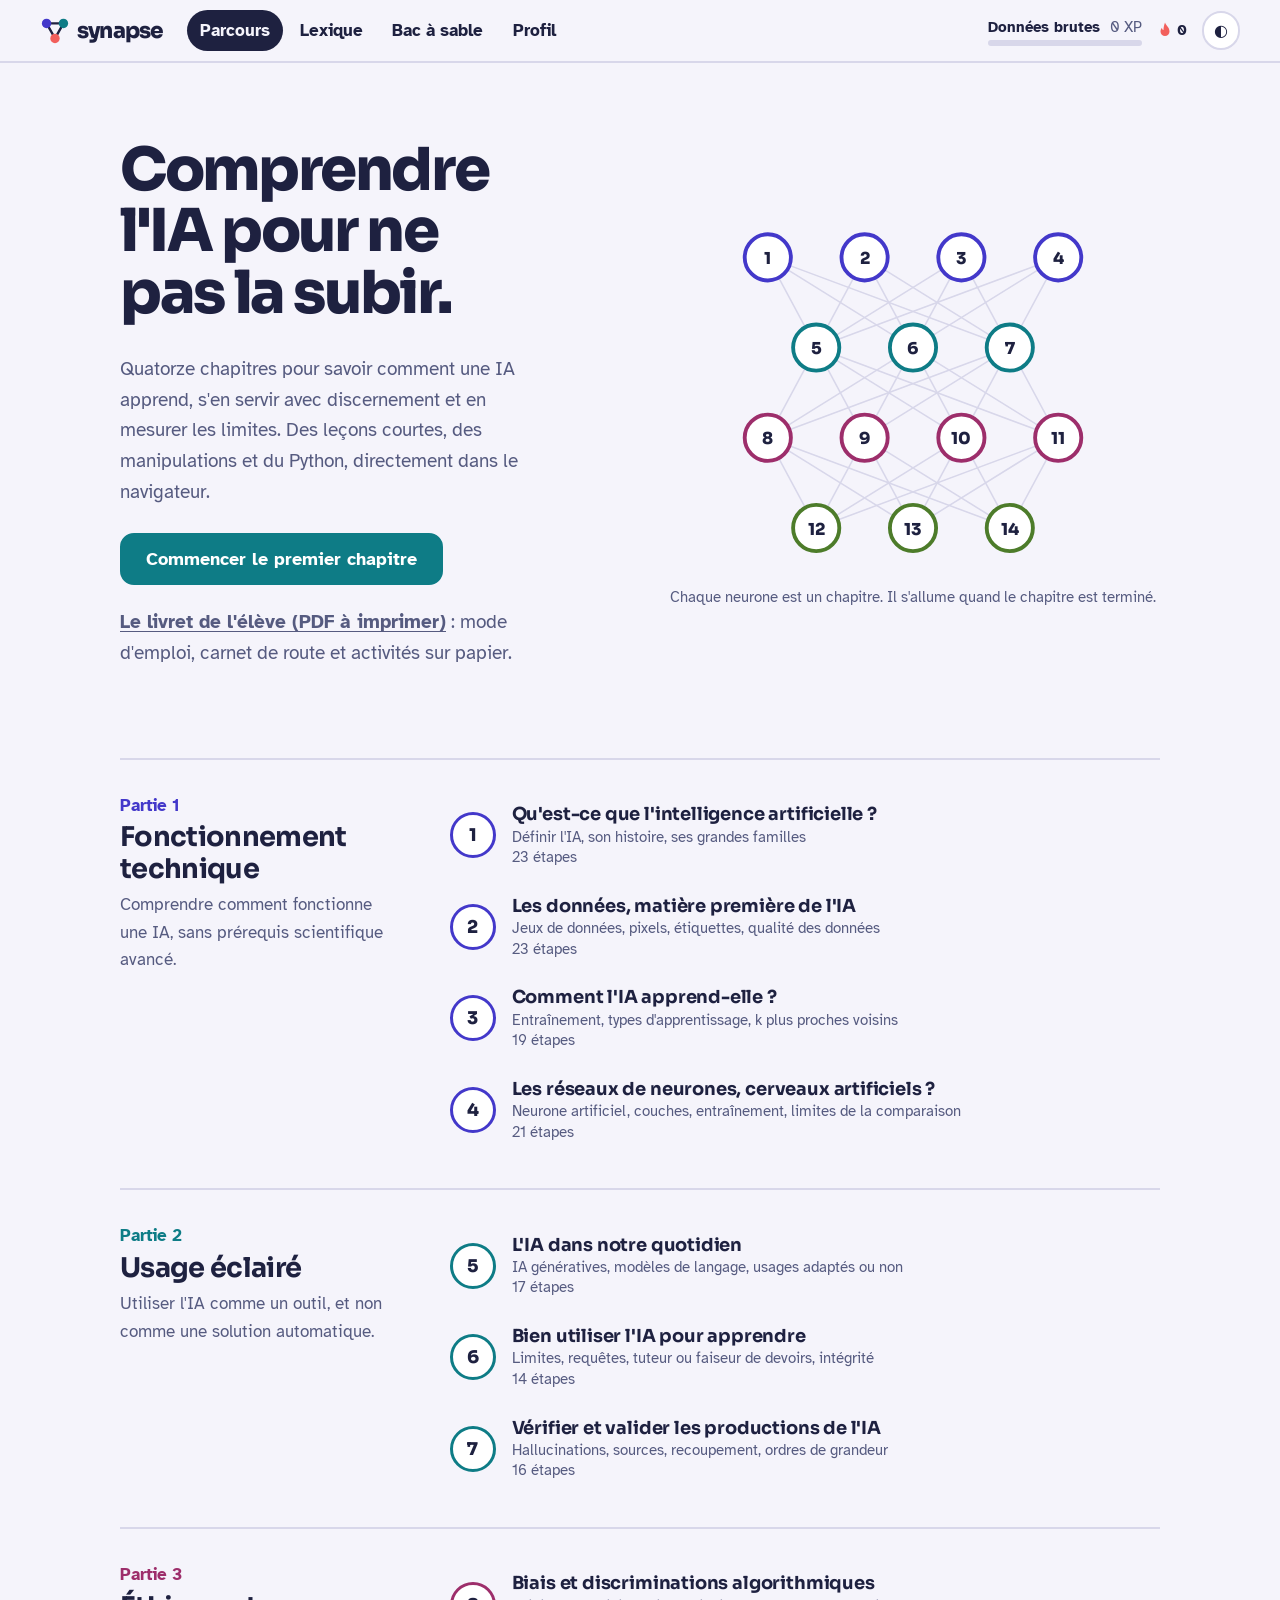
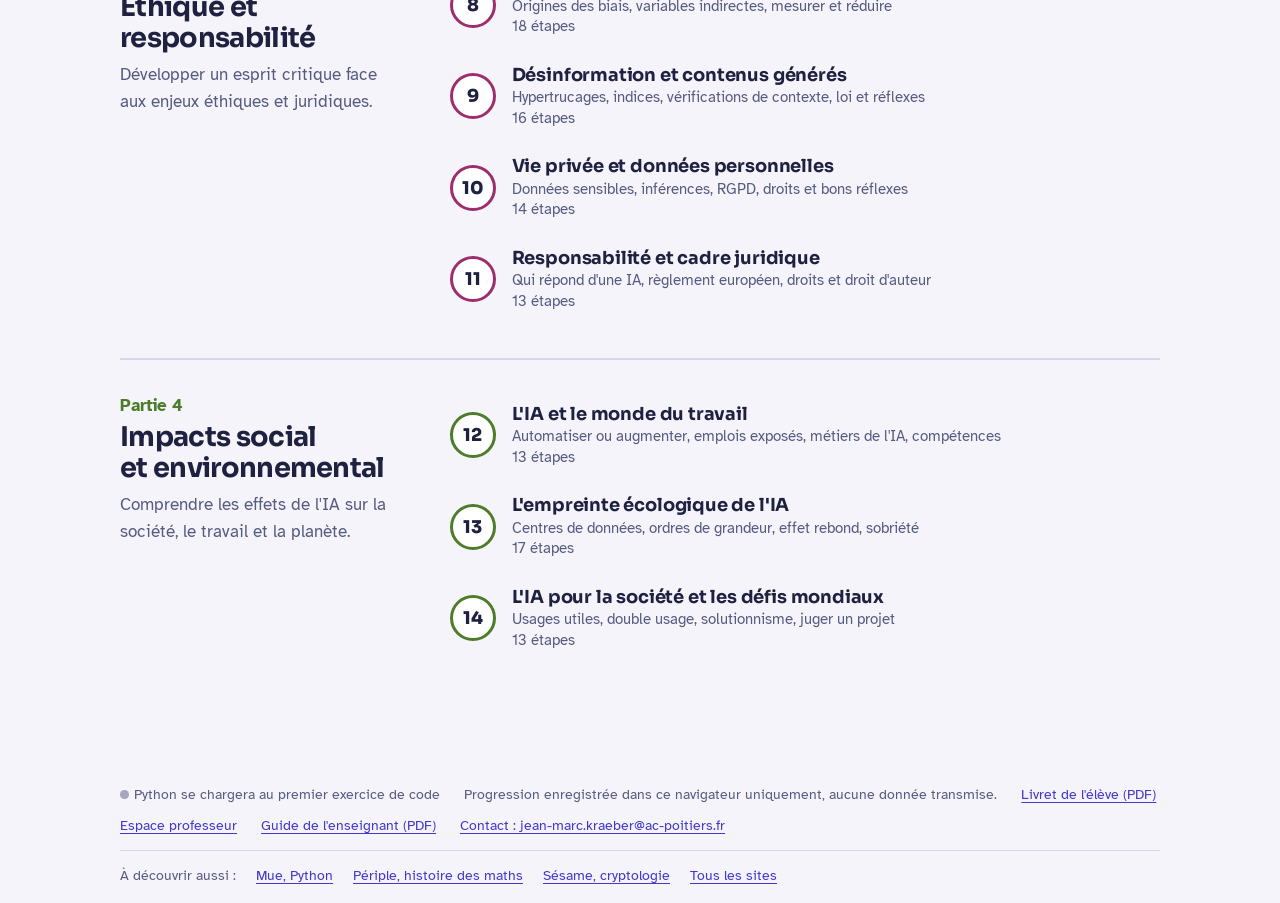
<file: index.html>
<!DOCTYPE html>
<html lang="fr">
<head>
<meta charset="utf-8">
<meta name="viewport" content="width=device-width, initial-scale=1">
<title>Synapse, comprendre l'IA en SNT</title>
<meta name="description" content="Quatorze chapitres pour comprendre l'intelligence artificielle en Seconde : leçons courtes, manipulations et Python. Dans le navigateur, sans compte.">
<link rel="icon" href="data:image/svg+xml,%3Csvg xmlns='http://www.w3.org/2000/svg' viewBox='0 0 32 32'%3E%3Cpath d='M7 9L25 9M7 9L16 25M25 9L16 25' stroke='%231E2140' stroke-width='2.5'/%3E%3Ccircle cx='7' cy='9' r='5' fill='%234338CA'/%3E%3Ccircle cx='25' cy='9' r='5' fill='%230E7C86'/%3E%3Ccircle cx='16' cy='25' r='5' fill='%23F25F5C'/%3E%3C/svg%3E">
<meta property="og:type" content="website">
<meta property="og:locale" content="fr_FR">
<meta property="og:url" content="https://stexsnt.github.io/synapse/">
<meta property="og:title" content="Synapse, comprendre l'IA en SNT">
<meta property="og:description" content="Quatorze chapitres pour comprendre l'intelligence artificielle en Seconde. Dans le navigateur, sans compte.">
<meta property="og:image" content="https://stexsnt.github.io/synapse/apercu.png">
<meta property="og:image:width" content="1200">
<meta property="og:image:height" content="630">
<meta property="og:image:alt" content="Page d'accueil de Synapse : « Comprendre l'IA pour ne pas la subir », avec le réseau des quatorze chapitres">
<meta name="twitter:card" content="summary_large_image">
<link rel="manifest" href="manifest.webmanifest">
<meta name="theme-color" content="#F5F4FB">
<link rel="apple-touch-icon" href="icones/icone-180.png">
<link rel="stylesheet" href="css/style.css">
</head>
<body>
<header class="entete">
  <a class="logo" href="#/" aria-label="Synapse, retour au parcours">
    <svg viewBox="0 0 32 32" aria-hidden="true"><path d="M7 9L25 9M7 9L16 25M25 9L16 25" stroke="var(--encre)" stroke-width="2.5"/><circle cx="7" cy="9" r="5" fill="var(--p1)"/><circle cx="25" cy="9" r="5" fill="var(--p2)"/><circle cx="16" cy="25" r="5" fill="var(--soleil)"/></svg>
    synapse
  </a>
  <nav class="principal" aria-label="Navigation principale">
    <a href="#/" data-onglet="">Parcours</a>
    <a href="#/lexique" data-onglet="lexique">Lexique</a>
    <a href="#/bac" data-onglet="bac">Bac à sable</a>
    <a href="#/profil" data-onglet="profil">Profil</a>
  </nav>
  <div class="stats">
    <a class="stat-niveau" href="#/profil" aria-label="Voir mon profil">
      <span id="stat-niveau"></span><span id="stat-xp"></span>
      <span class="jauge"><i id="jauge-xp"></i></span>
    </a>
    <span class="serie" title="Jours d'affilée">
      <svg viewBox="0 0 24 24" aria-hidden="true"><path d="M12 2c1 4 6 6 6 12a6 6 0 0 1-12 0c0-2 1-4 2-5 0 2 1 3 2 3 0-4 1-7 2-10z"/></svg>
      <span id="stat-serie">0</span><span class="sr"> jours d'affilée</span>
    </span>
    <button id="btn-theme" aria-label="Thème sombre" aria-pressed="false">◐</button>
  </div>
</header>

<main id="app"></main>

<footer class="pied">
  <span id="etat-python" data-etat="repos">Python se chargera au premier exercice de code</span>
  <span>Progression enregistrée dans ce navigateur uniquement, aucune donnée transmise.</span>
  <a href="documents/livret-eleve.pdf" target="_blank" rel="noopener">Livret de l'élève (PDF)</a>
  <a href="prof.html">Espace professeur</a>
  <a href="documents/guide-prise-en-main.pdf" target="_blank" rel="noopener">Guide de l'enseignant (PDF)</a>
  <a href="mailto:jean-marc.kraeber@ac-poitiers.fr">Contact : jean-marc.kraeber@ac-poitiers.fr</a>
  <nav class="famille" aria-label="Les autres sites">
    <span>À découvrir aussi :</span>
    <a href="https://stexsnt.github.io/python-lycee/">Mue, Python</a>
    <a href="https://stexsnt.github.io/periple/">Périple, histoire des maths</a>
    <a href="https://stexsnt.github.io/sesame/">Sésame, cryptologie</a>
    <a href="https://stexsnt.github.io/">Tous les sites</a>
  </nav>
</footer>
<div id="toasts" aria-live="polite"></div>
<noscript><p style="padding:2rem">Ce site a besoin de JavaScript pour exécuter Python dans le navigateur.</p></noscript>

<script src="js/contenu.js"></script>
<script src="js/lexique.js"></script>
<script src="js/moteur.js"></script>
<script src="js/bilan.js"></script>
<script src="js/app.js"></script>
<script src="js/confort.js"></script>
</body>
</html>
</file>
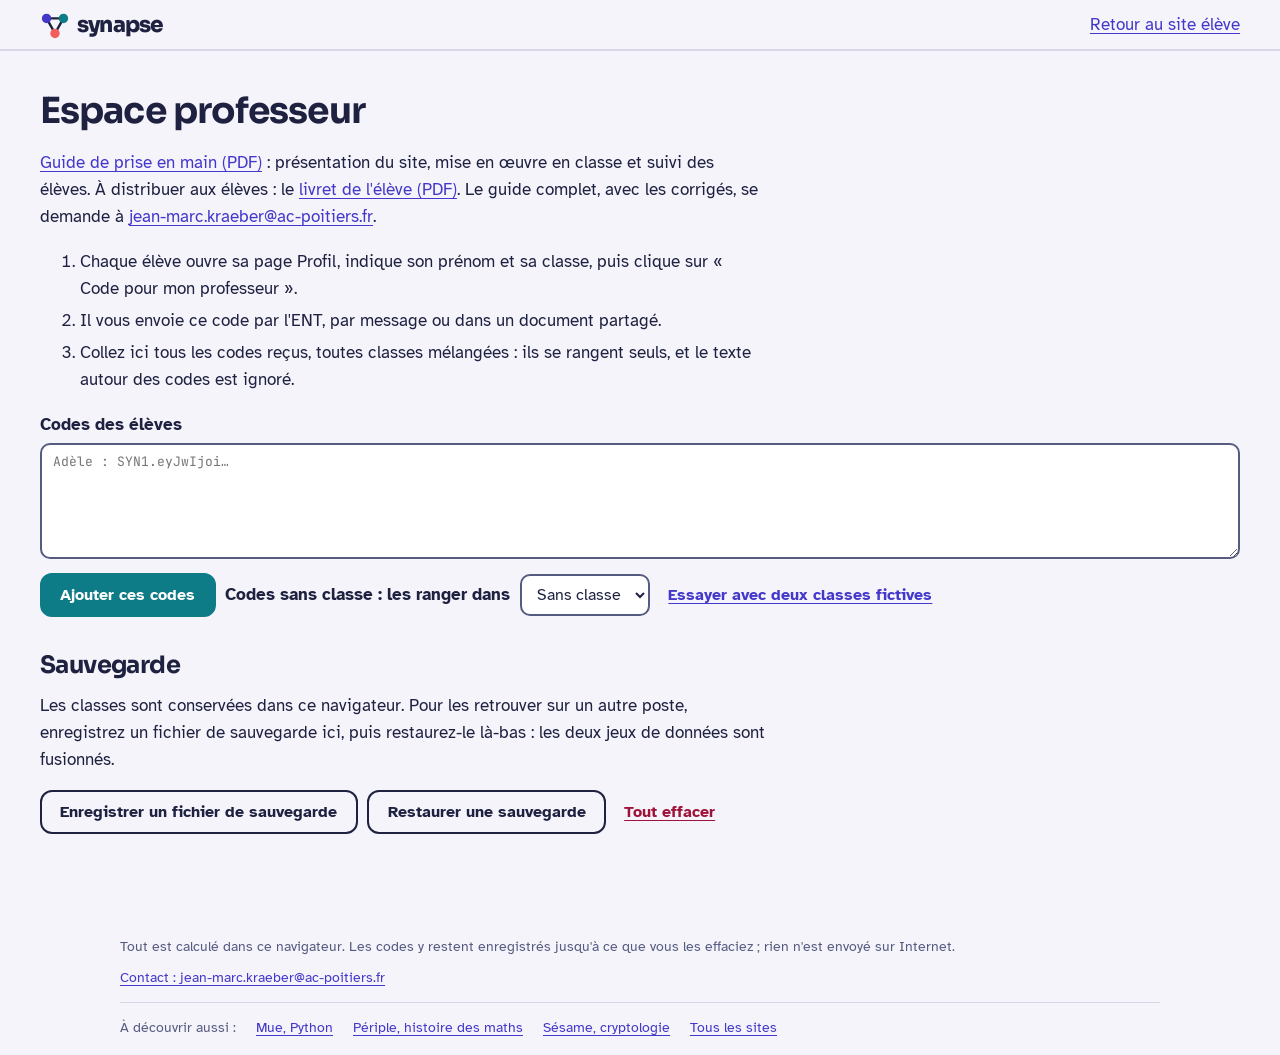
<file: prof.html>
<!DOCTYPE html>
<html lang="fr">
<head>
<meta charset="utf-8">
<meta name="viewport" content="width=device-width, initial-scale=1">
<title>Synapse, espace professeur</title>
<meta name="robots" content="noindex">
<link rel="icon" href="data:image/svg+xml,%3Csvg xmlns='http://www.w3.org/2000/svg' viewBox='0 0 32 32'%3E%3Ccircle cx='16' cy='16' r='10' fill='%23F25F5C'/%3E%3C/svg%3E">
<link rel="stylesheet" href="css/style.css">
</head>
<body class="prof">
<header class="entete">
  <a class="logo" href="index.html" aria-label="Synapse, retour au site élève">
    <svg viewBox="0 0 32 32" aria-hidden="true"><path d="M7 9L25 9M7 9L16 25M25 9L16 25" stroke="var(--encre)" stroke-width="2.5"/><circle cx="7" cy="9" r="5" fill="var(--p1)"/><circle cx="25" cy="9" r="5" fill="var(--p2)"/><circle cx="16" cy="25" r="5" fill="var(--soleil)"/></svg>
    synapse
  </a>
  <a href="index.html" style="margin-left:auto">Retour au site élève</a>
</header>
<main>
  <h1>Espace professeur</h1>
  <p class="prose documents-prof"><a href="documents/guide-prise-en-main.pdf" target="_blank" rel="noopener">Guide de prise en main (PDF)</a> : présentation du site, mise en œuvre en classe et suivi des élèves. À distribuer aux élèves : le <a href="documents/livret-eleve.pdf" target="_blank" rel="noopener">livret de l'élève (PDF)</a>. Le guide complet, avec les corrigés, se demande à <a href="mailto:jean-marc.kraeber@ac-poitiers.fr">jean-marc.kraeber@ac-poitiers.fr</a>.</p>
  <ol class="prose">
    <li>Chaque élève ouvre sa page Profil, indique son prénom et sa classe, puis clique sur « Code pour mon professeur ».</li>
    <li>Il vous envoie ce code par l'ENT, par message ou dans un document partagé.</li>
    <li>Collez ici tous les codes reçus, toutes classes mélangées : ils se rangent seuls, et le texte autour des codes est ignoré.</li>
  </ol>
  <label for="codes">Codes des élèves</label>
  <textarea id="codes" class="reponse large" rows="5" spellcheck="false" placeholder="Adèle : SYN1.eyJwIjoi…"></textarea>
  <div class="actions">
    <button class="btn" id="ajouter">Ajouter ces codes</button>
    <label for="defaut" class="en-ligne">Codes sans classe : les ranger dans</label>
    <select id="defaut"><option value="">Sans classe</option></select>
    <button class="btn lien" id="exemple">Essayer avec deux classes fictives</button>
  </div>
  <p id="etat" class="muet" aria-live="polite"></p>
  <nav id="onglets" class="onglets" aria-label="Classes"></nav>
  <div id="nouvelle" class="gestion" hidden>
    <label for="nom-classe" class="en-ligne">Nom de la nouvelle classe</label>
    <input id="nom-classe" class="court" type="text" maxlength="12" placeholder="2DE4" autocomplete="off">
    <button class="btn secondaire" id="creer">Créer</button>
  </div>
  <div id="resultats"></div>
  <h2>Sauvegarde</h2>
  <p class="prose">Les classes sont conservées dans ce navigateur. Pour les retrouver sur un autre poste, enregistrez un fichier de sauvegarde ici, puis restaurez-le là-bas : les deux jeux de données sont fusionnés.</p>
  <div class="actions">
    <button class="btn secondaire" id="exp">Enregistrer un fichier de sauvegarde</button>
    <label class="btn secondaire" for="imp">Restaurer une sauvegarde</label><input type="file" id="imp" accept="application/json,.json" class="sr">
    <button class="btn lien danger" id="vider">Tout effacer</button>
  </div>
</main>
<footer class="pied">
  <span>Tout est calculé dans ce navigateur. Les codes y restent enregistrés jusqu'à ce que vous les effaciez ; rien n'est envoyé sur Internet.</span>
  <a href="mailto:jean-marc.kraeber@ac-poitiers.fr">Contact : jean-marc.kraeber@ac-poitiers.fr</a>
  <nav class="famille" aria-label="Les autres sites">
    <span>À découvrir aussi :</span>
    <a href="https://stexsnt.github.io/python-lycee/">Mue, Python</a>
    <a href="https://stexsnt.github.io/periple/">Périple, histoire des maths</a>
    <a href="https://stexsnt.github.io/sesame/">Sésame, cryptologie</a>
    <a href="https://stexsnt.github.io/">Tous les sites</a>
  </nav>
</footer>
<script src="js/contenu.js"></script>
<script src="js/bilan.js"></script>
<script src="js/prof.js"></script>
<script src="js/qrcode.min.js"></script>
<script src="js/prof-plus.js"></script>
</body>
</html>
</file>
<file: css/style.css>
/* Polices servies par le site (dossier polices/), sans service externe. */
@font-face { font-family: "Sora"; font-style: normal; font-weight: 700; font-display: swap; src: url(../polices/sora-latin-700-normal.woff2) format("woff2"); }
@font-face { font-family: "Sora"; font-style: normal; font-weight: 800; font-display: swap; src: url(../polices/sora-latin-800-normal.woff2) format("woff2"); }
@font-face { font-family: "Atkinson Hyperlegible"; font-style: normal; font-weight: 400; font-display: swap; src: url(../polices/atkinson-hyperlegible-latin-400-normal.woff2) format("woff2"); }
@font-face { font-family: "Atkinson Hyperlegible"; font-style: italic; font-weight: 400; font-display: swap; src: url(../polices/atkinson-hyperlegible-latin-400-italic.woff2) format("woff2"); }
@font-face { font-family: "Atkinson Hyperlegible"; font-style: normal; font-weight: 700; font-display: swap; src: url(../polices/atkinson-hyperlegible-latin-700-normal.woff2) format("woff2"); }
@font-face { font-family: "JetBrains Mono"; font-style: normal; font-weight: 400; font-display: swap; src: url(../polices/jetbrains-mono-latin-400-normal.woff2) format("woff2"); }
@font-face { font-family: "JetBrains Mono"; font-style: normal; font-weight: 700; font-display: swap; src: url(../polices/jetbrains-mono-latin-700-normal.woff2) format("woff2"); }
/* Synapse — feuille de style (charte « Nuit & Corail » du livret). Polices servies par Bunny Fonts.
   Les noms de variables viennent du moteur d'origine : --ecaille = couleur d'action et de réussite,
   --soleil = accent (points, étoiles), --corail = erreur, --ciel = liens et focus. */
:root {
  --fond: #F5F4FB; --carte: #FFFFFF; --encre: #1E2140; --encre2: #565B80; --trait: #D8D7EA;
  --ecaille: #0E7C86; --sur-ecaille: #FFFFFF; --ecaille-pale: #DCF2F3;
  --soleil: #F25F5C; --corail: #9F1239; --corail-pale: #FBE3EA; --ciel: #4338CA;
  --p1: #4338CA; --p2: #0E7C86; --p3: #9D2E6B; --p4: #4D7C2A;
  --ed-fond: #1E2140; --ed-texte: #E6ECFA; --ed-num: #8A90BD; --ed-com: #9AA0CC; --ed-bord: transparent;
  --titre: "Sora", "Trebuchet MS", system-ui, sans-serif;
  --texte: "Atkinson Hyperlegible", "Segoe UI", system-ui, sans-serif;
  --mono: "JetBrains Mono", ui-monospace, Consolas, "Courier New", monospace;
}
[data-theme="sombre"] {
  --fond: #12142B; --carte: #1C1F42; --encre: #ECEBFA; --encre2: #B1B4D6; --trait: #33376A;
  --ecaille: #4FD1C5; --sur-ecaille: #062A2A; --ecaille-pale: #123B40;
  --soleil: #FF8482; --corail: #FF8FA8; --corail-pale: #40182A; --ciel: #A9A5FF;
  --p1: #948DFF; --p2: #4FD1C5; --p3: #E78BBF; --p4: #9BCB6C;
  --ed-fond: #262A58; --ed-num: #A3A8D6; --ed-com: #B3B8E0; --ed-bord: #474C8A;
}
*, *::before, *::after { box-sizing: border-box; }
html { -webkit-text-size-adjust: 100%; }
body { margin: 0; background: var(--fond); color: var(--encre); font: 1.0625rem/1.6 var(--texte); padding-bottom: 5rem; }
h1, h2 { font-family: var(--titre); font-weight: 700; line-height: 1.15; letter-spacing: -0.025em; margin: 0 0 .5em; text-wrap: balance; }
h1 { font-size: clamp(1.6rem, 1.2rem + 1.6vw, 2.25rem); }
h1:focus { outline: none; }
h2 { font-size: 1.5rem; }
p { margin: 0 0 1em; }
a { color: var(--ciel); text-underline-offset: 3px; }
code, pre { font-family: var(--mono); font-size: .9em; }
:focus-visible { outline: 3px solid var(--ciel); outline-offset: 2px; border-radius: 4px; }
.sr { position: absolute; width: 1px; height: 1px; overflow: hidden; clip-path: inset(50%); white-space: nowrap; }
.muet { color: var(--encre2); font-size: .95rem; }
[hidden] { display: none !important; }

/* En-tête */
.entete { position: sticky; top: 0; z-index: 20; display: flex; align-items: center; gap: 1.5rem; padding: .6rem clamp(1rem, 4vw, 2.5rem); background: var(--fond); border-bottom: 2px solid var(--trait); }
.logo { display: flex; align-items: center; gap: .45rem; font: 800 1.35rem/1 var(--titre); letter-spacing: -0.04em; color: var(--encre); text-decoration: none; }
.logo svg { width: 30px; height: 30px; }
nav.principal { display: flex; gap: .25rem; margin-right: auto; }
nav.principal a { padding: .45rem .8rem; border-radius: 999px; color: var(--encre); text-decoration: none; font-weight: 700; }
nav.principal a:hover { background: var(--trait); }
nav.principal a[aria-current] { background: var(--encre); color: var(--fond); }
.stats { display: flex; align-items: center; gap: .9rem; font-weight: 700; font-size: .95rem; }
.stat-niveau { display: grid; grid-template-columns: auto auto; gap: 0 .6rem; align-items: baseline; color: var(--encre); text-decoration: none; }
.stat-niveau .jauge { grid-column: 1 / -1; }
#stat-xp { color: var(--encre2); font-weight: 400; text-align: right; }
.jauge { display: block; height: 6px; min-width: 120px; background: var(--trait); border-radius: 99px; overflow: hidden; }
.jauge i { display: block; height: 100%; background: var(--soleil); border-radius: 99px; transition: width .5s; }
.jauge.grand { height: 12px; }
.serie { display: flex; align-items: center; gap: .2rem; }
.serie svg { width: 18px; height: 18px; fill: var(--soleil); }
#btn-theme { width: 2.4rem; height: 2.4rem; border-radius: 50%; border: 2px solid var(--trait); background: var(--carte); color: var(--encre); cursor: pointer; font-size: 1rem; }

main { max-width: 1120px; margin: 0 auto; padding: clamp(1.2rem, 3vw, 2.5rem) clamp(1rem, 4vw, 2.5rem); }
.pied { max-width: 1120px; margin: 2rem auto 0; padding: 1rem clamp(1rem, 4vw, 2.5rem); color: var(--encre2); font-size: .9rem; display: flex; flex-wrap: wrap; gap: .5rem 1.5rem; }
/* Liens vers le portail et les trois autres sites */
.famille { flex-basis: 100%; display: flex; flex-wrap: wrap; gap: .3rem 1.25rem; padding-top: .8rem; margin-top: .3rem; border-top: 1px solid var(--trait); }
.famille a { white-space: nowrap; }
#etat-python::before { content: ""; display: inline-block; width: .6em; height: .6em; border-radius: 50%; margin-right: .4em; background: var(--soleil); }
#etat-python[data-etat="pret"]::before { background: var(--ecaille); }
#etat-python[data-etat="repos"]::before { background: var(--encre2); opacity: .5; }
#etat-python[data-etat="echec"]::before { background: var(--corail); }

/* Boutons */
.btn { display: inline-flex; align-items: center; justify-content: center; min-height: 2.75rem; padding: .55rem 1.15rem; border: 2px solid var(--ecaille); border-radius: 12px; background: var(--ecaille); color: var(--sur-ecaille); font: 700 1rem var(--texte); text-decoration: none; cursor: pointer; }
.btn:hover { filter: brightness(1.08); }
.btn:active { transform: translateY(1px); }
.btn.gros { font-size: 1.15rem; padding: .8rem 1.5rem; border-radius: 14px; }
.btn.petit { min-height: 2.2rem; padding: .3rem .8rem; }
.btn.secondaire { background: transparent; color: var(--encre); border-color: var(--encre); }
.btn.lien { background: none; border-color: transparent; color: var(--ciel); padding-inline: .4rem; text-decoration: underline; text-underline-offset: 3px; }
.btn.danger { color: var(--corail); }
.actions { display: flex; flex-wrap: wrap; align-items: center; gap: .6rem; margin: .9rem 0; }
.actions.fin { margin-top: 2rem; }

/* Éditeur et console */
.ed { display: flex; border: 1px solid var(--ed-bord); background: var(--ed-fond); border-radius: 14px; overflow: hidden; font: 15px/1.6 var(--mono); }
.ed:focus-within { outline: 3px solid var(--ciel); outline-offset: 2px; }
.ed-num { padding: 14px 10px 14px 14px; text-align: right; color: var(--ed-num); white-space: pre; user-select: none; }
.ed-zone { position: relative; flex: 1; min-width: 0; }
.ed-hl, .ed textarea { margin: 0; padding: 14px 14px 14px 4px; font: inherit; white-space: pre; tab-size: 4; border: 0; letter-spacing: 0; }
.ed-hl { position: absolute; inset: 0; overflow: hidden; color: var(--ed-texte); pointer-events: none; }
.ed textarea { display: block; position: relative; width: 100%; resize: none; background: transparent; color: transparent; caret-color: #fff; outline: none; overflow-x: auto; overflow-y: hidden; }
.ed textarea::selection { background: rgba(122, 162, 255, .35); }
.t-c { color: var(--ed-com); font-style: italic; } .t-s { color: #9CE0A8; } .t-k { color: #FFC857; font-weight: 700; } .t-b { color: #8CC8FF; } .t-n { color: #FFA3B1; }
pre.code { margin: 0 0 1rem; padding: 14px 16px; border: 1px solid var(--ed-bord); background: var(--ed-fond); color: var(--ed-texte); border-radius: 14px; overflow-x: auto; font-size: 15px; line-height: 1.6; }
.cons { min-height: 3.2rem; padding: .8rem 1rem; background: var(--carte); border: 2px solid var(--trait); border-radius: 14px; }
.cons pre { margin: 0; white-space: pre-wrap; word-break: break-word; font-size: 15px; line-height: 1.55; }
.cons p { margin: 0; }
.charge::after { content: ""; display: inline-block; width: .9em; height: .9em; margin-left: .5em; vertical-align: -.1em; border: 2px solid var(--trait); border-top-color: var(--ecaille); border-radius: 50%; animation: tourne .8s linear infinite; }
@keyframes tourne { to { transform: rotate(360deg); } }
.err { margin-top: .6rem; padding: .7rem .9rem; background: var(--corail-pale); border-left: 5px solid var(--corail); border-radius: 8px; }
.err:first-child { margin-top: 0; }
.err strong { color: var(--corail); }
.err p { margin: .2rem 0 .4rem; }
.err code { display: block; color: var(--encre2); white-space: pre-wrap; }
.saisie { display: flex; gap: .5rem; margin-top: .5rem; }
.saisie input, #pseudo, .reponse { font: 15px/1.5 var(--mono); padding: .45rem .7rem; border: 2px solid var(--encre2); border-radius: 10px; background: var(--carte); color: var(--encre); }
.saisie input { flex: 1; min-width: 0; }
.reponse { display: block; width: 100%; max-width: 32rem; margin: .3rem 0; resize: vertical; }
label { font-weight: 700; display: block; margin-top: 1rem; }
label.btn { margin-top: 0; }
#pseudo { display: block; width: 100%; max-width: 20rem; font-family: var(--texte); font-size: 1rem; }

/* Pas à pas */
.pap { display: grid; gap: .7rem; }
.pap-titre { font-weight: 700; margin: 0; }
.pap-cmd { display: flex; flex-wrap: wrap; align-items: center; gap: .5rem; }
.pap-cmd input { flex: 1 1 8rem; min-width: 6rem; accent-color: var(--ecaille); }
.pap-cmd .btn { flex: 0 0 auto; }
.pap-cmd button:disabled { opacity: .4; cursor: default; }
.pap-corps { display: grid; grid-template-columns: repeat(auto-fit, minmax(230px, 1fr)); gap: .8rem; align-items: start; }
.pap-code { border: 1px solid var(--ed-bord); background: var(--ed-fond); color: var(--ed-texte); border-radius: 10px; padding: .5rem 0; font: 14px/1.65 var(--mono); overflow-x: auto; max-height: 24rem; }
.pap-code div { display: flex; white-space: pre; padding-right: .8rem; border-left: 4px solid transparent; min-width: max-content; }
.pap-code code { font: inherit; }
.pap-code .fleche { width: 1.3em; text-align: center; color: var(--soleil); flex: none; }
.pap-code .num { width: 1.8em; margin-right: .9em; text-align: right; color: var(--ed-num); flex: none; }
.pap-code .va { background: rgba(245, 179, 1, .22); border-left-color: var(--soleil); }
.pap-code .vient { background: rgba(255, 255, 255, .08); }
.pap-sous { font-weight: 700; font-size: .9rem; margin: .6rem 0 .2rem; color: var(--encre2); }
.pap-sous:first-child { margin-top: 0; }
.pap-etat table { width: 100%; border-collapse: collapse; font: 14px/1.5 var(--mono); }
.pap-etat th, .pap-etat td { text-align: left; padding: .2rem .5rem; border-bottom: 1px solid var(--trait); font-weight: 400; word-break: break-word; }
.pap-etat th { width: 35%; color: var(--encre2); }
.pap-etat .change td, .pap-etat .change th { background: var(--ecaille-pale); font-weight: 700; color: var(--encre); }
.pap-etat pre { font-size: 14px; }

/* Accueil */
.hero { display: grid; grid-template-columns: minmax(0, 1fr) minmax(0, 1fr); gap: clamp(1.5rem, 4vw, 3.5rem); align-items: center; padding: clamp(.5rem, 3vw, 2.5rem) 0 clamp(2rem, 5vw, 4rem); }
.hero h1 { font-size: clamp(2.1rem, 1.2rem + 4vw, 3.7rem); line-height: 1.04; letter-spacing: -0.04em; font-weight: 800; }
.hero-texte p { font-size: 1.2rem; max-width: 34ch; color: var(--encre2); margin-bottom: 1.6rem; }
.hero-demo .cons { min-height: 6.2rem; }
.parcours { padding: 2rem 0 2.5rem; border-top: 2px solid var(--trait); display: grid; grid-template-columns: 15rem minmax(0, 1fr); gap: 1.5rem 3rem; }
.parcours > header h2 { font-size: 2.2rem; margin-bottom: .2rem; }
.parcours > header p { color: var(--encre2); }
.fin-parcours .btn { justify-self: start; align-self: center; }
.serpent { position: relative; list-style: none; padding: 0; margin: 0; }
.serpent svg { position: absolute; inset: 0; width: 100%; height: 100%; pointer-events: none; overflow: visible; }
.piste, .corps, .ecailles { fill: none; stroke-linecap: round; stroke-linejoin: round; }
.piste { stroke: var(--trait); stroke-width: 16; }
.corps { stroke: var(--ecaille); stroke-width: 30; }
.ecailles { stroke: var(--soleil); stroke-width: 7; stroke-dasharray: .1 20; }
.rang { position: relative; display: flex; align-items: center; gap: 1.4rem; min-height: 92px; margin-left: calc(var(--k) * var(--pas)); }
.noeud { position: relative; z-index: 1; flex: none; display: grid; place-items: center; width: 60px; height: 60px; margin: 8px; border-radius: 50%; background: var(--carte); border: 4px solid var(--trait); color: var(--encre2); font: 800 1.35rem var(--titre); text-decoration: none; }
.noeud:hover { border-color: var(--ecaille); }
.noeud.fait { background: var(--ecaille); border-color: var(--ecaille); color: var(--sur-ecaille); }
.noeud.tete { width: 76px; height: 76px; margin: 0; background: var(--ecaille); border-color: var(--ecaille); }
.noeud.tete::after { content: ""; position: absolute; left: 50%; bottom: -15px; width: 6px; height: 16px; margin-left: -3px; background: var(--corail); border-radius: 0 0 3px 3px; z-index: -1; }
.yeux { display: flex; gap: 10px; margin-top: 6px; }
.yeux i { width: 18px; height: 18px; border-radius: 50%; background: #fff; display: grid; place-items: center; }
.yeux i::after { content: ""; width: 8px; height: 8px; border-radius: 50%; background: #14213D; transform: translateY(2px); }
.rang-texte { display: flex; flex-direction: column; line-height: 1.35; }
.rang-texte a { color: var(--encre); text-decoration: none; font: 800 1.25rem var(--titre); }
.rang-texte a:hover { text-decoration: underline; }
.rang-texte > span { color: var(--encre2); font-size: .95rem; }
.etoiles { color: var(--soleil); letter-spacing: .05em; }
.etoiles .vide, .difficulte .vide { color: var(--trait); }

/* Chapitre */
.fil { display: flex; flex-wrap: wrap; align-items: center; gap: .5rem 1.2rem; margin-bottom: 1.6rem; }
.retour { font-weight: 700; }
.retour::before { content: "‹ "; }
.fil-titre { color: var(--encre2); }
.fil-titre strong { color: var(--encre); }
.pas { display: flex; flex-wrap: wrap; gap: 6px; list-style: none; margin: 0 0 0 auto; padding: 0; }
.pas a { display: block; width: 22px; height: 22px; border-radius: 50%; border: 3px solid var(--trait); background: var(--carte); }
.pas a.lecon { border-radius: 7px; }
.pas a.fait { background: var(--ecaille); border-color: var(--ecaille); }
.pas a[aria-current] { box-shadow: 0 0 0 3px var(--fond), 0 0 0 6px var(--encre); }
.etape { max-width: 46rem; }
.etape-code { max-width: none; }
.prose { max-width: 66ch; }
.prose ul { padding-left: 1.2rem; }
.prose li { margin-bottom: .3em; }
.prose code, .resultats code, .indice code { background: var(--ecaille-pale); padding: .08em .35em; border-radius: 5px; }
.prose pre { background: var(--carte); border: 2px solid var(--trait); border-radius: 10px; padding: .6rem .9rem; overflow-x: auto; }
.essai { margin-top: 1.5rem; }
.essai-titre { font: 800 1.1rem var(--titre); margin-bottom: .5rem; }
.etape-nav { display: flex; justify-content: space-between; gap: 1rem; margin-top: 3rem; padding-top: 1rem; border-top: 2px solid var(--trait); font-size: .95rem; }
.choix { display: grid; gap: .6rem; max-width: 34rem; }
.choix button { text-align: left; padding: .8rem 1rem; border: 2px solid var(--encre2); border-radius: 12px; background: var(--carte); color: var(--encre); font: 1.05rem var(--texte); cursor: pointer; }
.choix button:hover:not(:disabled) { border-color: var(--ecaille); background: var(--ecaille-pale); }
.choix button.bon { border-color: var(--ecaille); background: var(--ecaille-pale); font-weight: 700; opacity: 1; }
.choix button.faux { border-color: var(--corail); background: var(--corail-pale); text-decoration: line-through; }
.choix button:disabled { cursor: default; }
.choix button:disabled:not(.bon):not(.faux) { opacity: .55; }
.retour-qcm { min-height: 1.6em; margin-top: .8rem; color: var(--corail); font-weight: 700; }
.lignes { list-style: none; padding: 0; margin: 0 0 1rem; display: grid; gap: 6px; }
.lignes li { display: flex; align-items: stretch; gap: 6px; }
.lignes pre.code { flex: 1; margin: 0; padding: 10px 14px; border-radius: 10px; }
.fleches { display: flex; gap: 4px; }
.fleches button { width: 2.75rem; border: 2px solid var(--encre2); border-radius: 10px; background: var(--carte); color: var(--encre); font-size: 1.1rem; cursor: pointer; }
.fleches button:disabled { opacity: .3; cursor: default; }
.duo { display: grid; grid-template-columns: minmax(0, 5fr) minmax(0, 7fr); gap: 2rem 2.5rem; align-items: start; }
.difficulte { color: var(--ecaille); font-size: .9rem; }
.cons:empty { display: none; }
.indice { margin-top: 1rem; padding: .7rem .9rem; background: var(--carte); border-left: 5px solid var(--soleil); border-radius: 8px; }
.indice pre.code { margin: .6rem 0 0; }
.indice.refaire { border-left-color: var(--ecaille); }
.indice.refaire .btn { min-height: 0; padding: 0 .2rem; }
.atelier .actions { margin: .7rem 0; }
.tests { margin-top: .8rem; }
.echec-titre { font-weight: 700; }
.resultats { list-style: none; padding: 0; margin: 0; display: grid; gap: .5rem; }
.resultats li { display: flex; gap: .6rem; }
.resultats li > div { min-width: 0; flex: 1; }
.marque { flex: none; width: 1.6rem; height: 1.6rem; display: grid; place-items: center; border-radius: 50%; font-weight: 700; color: #fff; background: var(--corail); }
.resultats .ok .marque { background: var(--ecaille); color: var(--sur-ecaille); }
.compare { display: grid; grid-template-columns: 1fr 1fr; gap: .6rem; margin-top: .4rem; }
.compare span { font-size: .85rem; color: var(--encre2); font-weight: 700; }
.compare pre { margin: 0; padding: .5rem .7rem; background: var(--carte); border: 2px solid var(--trait); border-radius: 8px; overflow-x: auto; max-height: 14rem; }
.succes { display: flex; flex-wrap: wrap; align-items: center; justify-content: space-between; gap: 1rem; margin-top: 1.2rem; padding: 1rem 1.2rem; background: var(--ecaille-pale); border: 2px solid var(--ecaille); border-radius: 14px; animation: pose .35s cubic-bezier(.2, 1.4, .4, 1); }
.succes strong { font: 800 1.3rem var(--titre); margin-right: .8rem; }
.succes .gain { font-weight: 700; color: var(--ecaille); }
.succes p { margin: .4rem 0 0; max-width: 60ch; }
@keyframes pose { from { transform: scale(.96); opacity: 0; } }

/* Bilan, défis, profil */
.bilan-etoiles { font: 800 3rem/1 var(--titre); margin: .5rem 0 1rem; }
.recap { list-style: none; padding: 0; margin: 1.5rem 0 0; max-width: 34rem; }
.recap li { display: flex; justify-content: space-between; gap: 1rem; padding: .5rem 0; border-bottom: 1px solid var(--trait); }
.page { max-width: 52rem; }
.page.bac { max-width: none; }
.page h2 { margin-top: 2.5rem; }
.defis { list-style: none; padding: 0; margin: 1.5rem 0 0; }
.defis a { display: flex; flex-wrap: wrap; align-items: baseline; gap: .4rem 1rem; padding: 1rem .2rem; border-bottom: 2px solid var(--trait); color: var(--encre); text-decoration: none; }
.defis a:hover strong { text-decoration: underline; }
.defis strong { font: 800 1.3rem var(--titre); }
.defis .muet { margin-left: auto; }
.pastille { padding: .1rem .6rem; border-radius: 99px; background: var(--soleil); color: #14213D; font-size: .85rem; font-weight: 700; }
.profil-haut { display: grid; grid-template-columns: minmax(0, 3fr) minmax(0, 2fr); gap: 2rem; align-items: start; }
.mue-nom { font: 800 clamp(1.8rem, 5vw, 2.8rem)/1.05 var(--titre); letter-spacing: -0.03em; margin-bottom: .3rem; color: var(--ecaille); }
.mues { display: flex; flex-wrap: wrap; gap: .3rem .5rem; list-style: none; padding: 0; margin: 1rem 0 0; font-size: .9rem; color: var(--encre2); }
.mues li::after { content: " ›"; }
.mues li:last-child::after { content: ""; }
.mues li.fait { color: var(--encre); font-weight: 700; }
.chiffres { margin: 0; display: grid; gap: .8rem; }
.chiffres div { display: flex; justify-content: space-between; align-items: baseline; gap: 1rem; border-bottom: 1px solid var(--trait); padding-bottom: .4rem; }
.chiffres dd { margin: 0; font: 800 1.5rem var(--titre); }
.badges { list-style: none; padding: 0; margin: 0; display: grid; grid-template-columns: repeat(auto-fill, minmax(15rem, 1fr)); gap: 1rem 1.5rem; }
.badges li { display: flex; gap: .8rem; align-items: center; color: var(--encre2); }
.badges li div { display: flex; flex-direction: column; line-height: 1.3; font-size: .92rem; }
.badges li.obtenu strong { color: var(--encre); }
.ecusson { flex: none; width: 44px; height: 50px; background: var(--trait); clip-path: polygon(50% 0, 100% 25%, 100% 75%, 50% 100%, 0 75%, 0 25%); }
.obtenu .ecusson { background: radial-gradient(circle at 50% 38%, var(--soleil) 0 9px, transparent 10px), var(--ecaille); }

/* Tableau de classe */
.reponse.large { max-width: none; font-size: 13px; word-break: break-all; }
.prof main { max-width: 1280px; }
.prof h2 { margin-top: 2.2rem; }
label.en-ligne { margin: 0; }
select { font: 1rem var(--texte); padding: .5rem .7rem; border: 2px solid var(--encre2); border-radius: 10px; background: var(--carte); color: var(--encre); max-width: 100%; }
.defile { overflow-x: auto; border: 2px solid var(--trait); border-radius: 12px; background: var(--carte); }
table.classe, table.etapes { border-collapse: collapse; width: 100%; font-size: .95rem; }
.classe th, .classe td, .etapes th, .etapes td { padding: .45rem .6rem; border-bottom: 1px solid var(--trait); text-align: center; white-space: nowrap; vertical-align: top; }
.classe tbody th, .classe tfoot th, .classe thead th:first-child { position: sticky; left: 0; z-index: 1; background: var(--carte); text-align: left; }
.classe thead th { vertical-align: bottom; background: var(--carte); }
.classe thead button { font: 700 .92rem var(--texte); color: var(--encre); background: none; border: 0; padding: .2rem; cursor: pointer; white-space: nowrap; }
.classe thead button:hover { text-decoration: underline; }
.classe .sous { display: block; font-size: .78rem; font-weight: 400; color: var(--encre2); max-width: 8.5rem; overflow: hidden; text-overflow: ellipsis; margin: 0 auto; }
.classe td.plein { background: var(--ecaille); color: var(--sur-ecaille); font-weight: 700; }
.classe td.plein .sous { color: inherit; }
.classe td.partiel { background: var(--ecaille-pale); }
.classe td.vide { color: var(--encre2); }
.classe tfoot td, .classe tfoot th { font-weight: 700; border-bottom: 0; }
#detail { overflow-x: auto; }
.etapes { max-width: 52rem; }
.etapes th, .etapes td { text-align: left; white-space: normal; }
.etapes td:nth-child(3) { white-space: nowrap; }
.barre { display: inline-block; width: 6rem; height: .7rem; margin-right: .4rem; background: var(--trait); border-radius: 99px; overflow: hidden; vertical-align: middle; }
.barre i { display: block; height: 100%; background: var(--ecaille); }

/* ---------- Synapse : carte, parties, nouvelles étapes ---------- */
.hero-reseau { text-align: center; }
svg.reseau { width: 100%; max-width: 440px; height: auto; }
.reseau line { stroke: var(--trait); stroke-width: 1.4; }
.reseau line.allume { stroke: var(--soleil); stroke-width: 2.6; }
.reseau circle { fill: var(--carte); stroke-width: 3.5; }
.reseau circle.p1 { stroke: var(--p1); } .reseau circle.p2 { stroke: var(--p2); } .reseau circle.p3 { stroke: var(--p3); } .reseau circle.p4 { stroke: var(--p4); }
.reseau circle.fait.p1 { fill: var(--p1); } .reseau circle.fait.p2 { fill: var(--p2); } .reseau circle.fait.p3 { fill: var(--p3); } .reseau circle.fait.p4 { fill: var(--p4); }
.reseau circle.encours { stroke-width: 6; }
.reseau circle.avenir { stroke-dasharray: 4 5; stroke-width: 2; }
.reseau text { font: 800 15px var(--titre); fill: var(--encre); text-anchor: middle; pointer-events: none; }
.reseau text.fait { fill: var(--carte); }
.reseau text.avenir { fill: var(--encre2); }
.reseau a:hover circle, .reseau a:focus-visible circle { stroke-width: 7; }
.reseau a:focus-visible { outline: none; }
.partie { --pc: var(--p1); padding: 2rem 0 2.2rem; border-top: 2px solid var(--trait); display: grid; grid-template-columns: 17rem minmax(0, 1fr); gap: 1rem 3rem; }
.partie.p2 { --pc: var(--p2); } .partie.p3 { --pc: var(--p3); } .partie.p4 { --pc: var(--p4); }
.partie-num { margin: 0 0 .2rem; font-weight: 700; color: var(--pc); }
.partie > header h2 { font-size: 1.7rem; margin-bottom: .4rem; }
.partie > header p:last-child { color: var(--encre2); }
.chapitres { list-style: none; margin: 0; padding: 0; display: grid; gap: .3rem; }
.chapitres li > a, .chapitres li > div { display: flex; align-items: center; gap: 1rem; padding: .7rem .6rem; border-radius: 14px; color: var(--encre); text-decoration: none; }
.chapitres li > a:hover { background: var(--carte); }
.chapitres .num { flex: none; display: grid; place-items: center; width: 46px; height: 46px; border-radius: 50%; border: 3.5px solid var(--pc); font: 800 1.1rem var(--titre); background: var(--carte); }
.chapitres .fait .num { background: var(--pc); color: var(--carte); }
.chapitres .avenir { color: var(--encre2); }
.chapitres .avenir .num { border-style: dashed; border-width: 2px; }
.chapitres .txt { display: flex; flex-direction: column; line-height: 1.35; min-width: 0; }
.chapitres .txt strong { font: 700 1.12rem/1.3 var(--titre); letter-spacing: -0.01em; }
.chapitres .txt > span { color: var(--encre2); font-size: .95rem; }
.question { font-size: 1.1rem; }
.etape-lecon.synthese { border: 2px solid var(--soleil); border-radius: 18px; padding: 1.4rem clamp(1rem, 3vw, 2rem); background: var(--carte); }
aside.savoir, aside.retenir { margin: 1.2rem 0; padding: .8rem 1rem; border-radius: 10px; border-left: 5px solid var(--soleil); background: var(--carte); }
aside.retenir { border-left-color: var(--ecaille); background: var(--ecaille-pale); }
.formule { font: 1.15rem var(--mono); text-align: center; padding: .6rem; overflow-x: auto; }
.je-sais { list-style: none; padding: 0; display: grid; grid-template-columns: repeat(auto-fit, minmax(15rem, 1fr)); gap: .3rem 1.5rem; }
.je-sais li::before { content: "☐ "; color: var(--soleil); font-size: 1.1em; }
table.donnees { border-collapse: collapse; margin: 0 0 1.2rem; font-size: .95rem; background: var(--carte); display: block; max-width: 100%; overflow-x: auto; width: max-content; }
.donnees th, .donnees td { border: 1px solid var(--trait); padding: .35rem .7rem; text-align: center; }
.donnees thead th { background: var(--encre); color: var(--fond); font-weight: 700; }
.donnees.large { width: auto; display: table; } .donnees.large td, .donnees.large tbody th { text-align: left; vertical-align: top; }
.deux-textes { display: grid; grid-template-columns: repeat(auto-fit, minmax(11rem, 1fr)); gap: 1rem; margin: 0 0 1.4rem; max-width: 34rem; }
.deux-textes figure { margin: 0; background: var(--carte); border: 2px solid var(--trait); border-radius: 14px; overflow: hidden; }
.deux-textes figcaption { background: var(--encre); color: var(--fond); font-weight: 700; padding: .3rem .9rem; }
.deux-textes p { margin: 0; padding: .9rem; font-style: italic; text-align: center; line-height: 1.7; }
.schema { margin: 1rem 0 1.2rem; }
.schema-titre { font-weight: 700; margin: .9rem 0 .4rem; }
.schema-ligne { display: flex; flex-wrap: wrap; align-items: center; gap: .4rem; }
.schema-ligne span, .schema-ligne b { padding: .45rem .7rem; border-radius: 10px; border: 2px solid var(--trait); background: var(--carte); font-size: .95rem; }
.schema-ligne b { border-color: var(--encre); background: var(--encre); color: var(--fond); }
.schema-ligne i { font-style: normal; font-weight: 700; color: var(--soleil); }
.frise { list-style: none; margin: 1rem 0 1.4rem; padding: 0 0 0 1.2rem; border-left: 4px solid var(--p1); }
.frise li { position: relative; padding: .25rem 0 .25rem .4rem; }
.frise li::before { content: ""; position: absolute; left: calc(-1.2rem - 9px); top: .75rem; width: 14px; height: 14px; border-radius: 50%; background: var(--soleil); }
.frise b { display: inline-block; min-width: 6.2rem; font-family: var(--titre); color: var(--p1); }
.frise .hiver { color: var(--encre2); font-style: italic; } .frise .hiver::before { background: var(--encre2); }
.phases { list-style: none; padding: 0; margin: 1rem 0; display: grid; grid-template-columns: repeat(auto-fit, minmax(11rem, 1fr)); gap: .6rem; counter-reset: ph; }
.phases li { counter-increment: ph; padding: .7rem .9rem; border-radius: 12px; background: var(--carte); border: 2px solid var(--trait); font-size: .95rem; }
.phases li strong { display: block; font-family: var(--titre); }
.phases li strong::before { content: counter(ph) ". "; color: var(--soleil); }
.lignes.phrases li p { flex: 1; margin: 0; padding: .6rem .9rem; border-radius: 10px; background: var(--carte); border: 2px solid var(--trait); }
.tri { list-style: none; padding: 0; margin: 0 0 1rem; display: grid; gap: .7rem; max-width: 46rem; }
.tri li { padding: .8rem 1rem; border-radius: 14px; background: var(--carte); border: 2px solid var(--trait); }
.tri li.juste { border-color: var(--ecaille); }
.tri li.faux { border-color: var(--corail); }
.tri-txt { margin: 0 0 .6rem; }
.tri-choix { display: flex; flex-wrap: wrap; gap: .4rem; }
.tri-choix button { flex: 1 1 auto; min-height: 2.6rem; padding: .4rem .8rem; border: 2px solid var(--encre2); border-radius: 10px; background: transparent; color: var(--encre); font: 1rem var(--texte); cursor: pointer; }
.tri-choix button[aria-pressed="true"] { background: var(--encre); border-color: var(--encre); color: var(--fond); font-weight: 700; }
.tri-choix button:disabled { cursor: default; }
.tri-choix button:disabled:not([aria-pressed="true"]) { opacity: .4; }
.tri .juste .tri-choix button[aria-pressed="true"] { background: var(--ecaille); border-color: var(--ecaille); color: var(--sur-ecaille); }
.tri-expl { margin: .6rem 0 0; font-size: .95rem; color: var(--encre2); }
.tri .faux .tri-expl { color: var(--corail); font-weight: 700; }
.quiz-n { margin: 1.4rem 0 .2rem; font-weight: 700; color: var(--encre2); font-size: .95rem; }
.quiz-txt { font: 700 1.2rem/1.35 var(--titre); letter-spacing: -0.01em; max-width: 40rem; }
.quiz-expl { display: flex; flex-wrap: wrap; align-items: center; justify-content: space-between; gap: .8rem 1rem; margin-top: 1rem; padding: .9rem 1.1rem; border-radius: 14px; background: var(--ecaille-pale); border: 2px solid var(--ecaille); }
.quiz-expl p { margin: 0; max-width: 56ch; flex: 1 1 16rem; }
.knn { display: grid; grid-template-columns: minmax(0, 360px) minmax(0, 1fr); gap: 1rem 1.6rem; align-items: start; padding: 1rem; border-radius: 16px; background: var(--carte); border: 2px solid var(--trait); max-width: 52rem; }
.knn svg { width: 100%; height: auto; touch-action: none; cursor: crosshair; user-select: none; }
.knn .grille { stroke: var(--trait); stroke-width: 1; } .knn .axe { stroke: var(--encre); stroke-width: 1.6; }
.knn .gradu { font: 11px var(--texte); fill: var(--encre2); }
.knn .saut { fill: var(--soleil); } .knn .saut.atyp { stroke: var(--encre); stroke-width: 2.5; }
.knn .criq { fill: var(--p1); }
.knn .lien { stroke: var(--encre); stroke-width: 1.6; stroke-dasharray: 5 4; }
.knn .inconnu { fill: #E8A20C; stroke: var(--encre); stroke-width: 1.5; } .knn .prise { fill: transparent; }
.knn-cmd { display: grid; gap: .7rem; }
.knn-legende { margin: 0; display: flex; flex-wrap: wrap; gap: .3rem 1.1rem; font-size: .95rem; }
.knn-legende span::before { content: ""; display: inline-block; width: .8em; height: .8em; margin-right: .4em; vertical-align: -.05em; }
.l-saut::before { background: var(--soleil); border-radius: 50%; } .l-criq::before { background: var(--p1); } .l-inc::before { background: #E8A20C; clip-path: polygon(50% 0, 61% 35%, 98% 35%, 68% 57%, 79% 91%, 50% 70%, 21% 91%, 32% 57%, 2% 35%, 39% 35%); width: 1em !important; height: 1em !important; }
.knn-ligne { display: flex; flex-wrap: wrap; align-items: center; gap: .4rem .5rem; }
.knn-ligne label { margin: 0; font-weight: 400; font-size: .95rem; }
.knn-ligne input { width: 4.6rem; font: 1rem var(--mono); padding: .35rem .4rem; border: 2px solid var(--encre2); border-radius: 8px; background: var(--carte); color: var(--encre); }
.knn-ligne button { min-height: 2.5rem; min-width: 2.7rem; padding: .3rem .7rem; border: 2px solid var(--encre2); border-radius: 10px; background: transparent; color: var(--encre); font: 700 .95rem var(--texte); cursor: pointer; }
.knn-ligne button[aria-pressed="true"] { background: var(--encre); border-color: var(--encre); color: var(--fond); }
.knn-coche { display: flex; gap: .5rem; align-items: flex-start; margin: 0; font-weight: 400; font-size: .95rem; }
.knn-coche input { width: 1.2rem; height: 1.2rem; margin-top: .2rem; accent-color: var(--ecaille); flex: none; }
.knn-res { margin: 0; padding: .6rem .8rem; border-radius: 10px; background: var(--fond); font-size: .97rem; }
.knn .frontiere { stroke: var(--ecaille); stroke-width: 3; }
.pc-journal { list-style: none; margin: 0; padding: .6rem .8rem; border-radius: 10px; background: var(--fond); font: .9rem/1.6 var(--mono); }
.pixels { display: grid; grid-template-columns: minmax(0, 330px) minmax(0, 1fr); gap: 1rem 1.6rem; align-items: start; padding: 1rem; border-radius: 16px; background: var(--carte); border: 2px solid var(--trait); max-width: 46rem; }
.pixels-grille { display: grid; grid-template-columns: repeat(10, 1fr); gap: 2px; }
.pixels-grille button { aspect-ratio: 1; padding: 0; border: 1px solid var(--trait); border-radius: 3px; background: var(--fond); color: var(--encre2); font: 700 .8rem var(--mono); cursor: pointer; }
.pixels-grille button[aria-pressed="true"] { background: var(--encre); color: var(--fond); border-color: var(--encre); }
.pixels-res { margin: 0 0 .6rem; }
.neurone { display: grid; grid-template-columns: minmax(0, 1fr) auto; gap: 1rem 2rem; align-items: start; padding: 1rem; border-radius: 16px; background: var(--carte); border: 2px solid var(--trait); max-width: 50rem; }
.neu-ligne { display: grid; grid-template-columns: minmax(0, 11rem) minmax(0, 1fr) 3rem; gap: .6rem; align-items: center; margin-bottom: .5rem; }
.neu-ligne label { margin: 0; font-weight: 400; }
.neu-ligne input { width: 100%; accent-color: var(--ecaille); height: 2rem; }
.neu-ligne output { font: 700 1rem var(--mono); text-align: right; }
.neu-regle { margin: .6rem 0 0; font-size: .95rem; color: var(--encre2); }
.neu-table { margin: 0; display: table; width: auto; }
.neu-table th span { display: block; font-weight: 400; font-size: .78rem; }
.neu-table tr.faux td { background: var(--corail-pale); color: var(--corail); }
blockquote.recit { margin: 0 0 1.2rem; padding: .9rem 1.1rem; border-left: 5px solid var(--soleil); border-radius: 10px; background: var(--carte); font-style: italic; max-width: 66ch; }
.gen { padding: 1rem; border-radius: 16px; background: var(--carte); border: 2px solid var(--trait); max-width: 46rem; }
.gen-titre { margin: .8rem 0 .2rem; font-weight: 700; font-size: .9rem; color: var(--encre2); }
.gen-titre:first-child { margin-top: 0; }
.gen-texte { margin: 0; font-family: var(--mono); font-size: .9rem; }
.gen-phrase { margin: 0; min-height: 2.2rem; font: 1.25rem var(--mono); }
.gen-phrase strong { background: var(--ecaille-pale); padding: 0 .3rem; border-radius: 6px; }
.gen-suivants { list-style: none; margin: 0; padding: 0; display: flex; flex-wrap: wrap; gap: .4rem; min-height: 2.2rem; }
.gen-suivants li { padding: .2rem .7rem; border-radius: 99px; border: 2px solid var(--encre2); font-family: var(--mono); font-size: .95rem; }
.gen-histo { margin: 0; padding-left: 1.2rem; font-size: .95rem; }
@media (max-width: 760px) { .donnees.large { display: block; overflow-x: auto; font-size: .9rem; } .donnees.large th, .donnees.large td { padding: .3rem .45rem; } }
@media (max-width: 900px) { .partie, .knn, .pixels, .neurone { grid-template-columns: minmax(0, 1fr); } }

/* Notifications */
#toasts { position: fixed; z-index: 50; right: 1rem; bottom: 5.5rem; display: grid; gap: .5rem; justify-items: end; pointer-events: none; }
.toast { padding: .7rem 1.1rem; border-radius: 12px; background: var(--encre); color: var(--fond); font-weight: 700; animation: pose .3s; max-width: 22rem; }
.toast.niveau, .toast.badge { background: var(--soleil); color: #1E2140; }
.toast.erreur { background: var(--corail); color: #fff; }
.confettis { position: fixed; inset: 0; z-index: 40; pointer-events: none; overflow: hidden; }
.confettis i { position: absolute; top: -20px; width: 10px; height: 16px; border-radius: 3px; animation: chute linear forwards; }
@keyframes chute { to { top: 105%; rotate: 540deg; } }

@media (min-width: 761px) { body { padding-bottom: 0; } #toasts { bottom: 1rem; } }
@media (max-width: 900px) {
  .hero, .duo, .parcours, .profil-haut { grid-template-columns: minmax(0, 1fr); }
  .parcours { gap: 1rem; }
}
@media (max-width: 760px) {
  :root { --pas: 22px; }
  .entete { gap: .8rem; }
  nav.principal { position: fixed; z-index: 30; left: 0; right: 0; bottom: 0; margin: 0; justify-content: space-around; padding: .4rem .3rem calc(.4rem + env(safe-area-inset-bottom)); background: var(--fond); border-top: 2px solid var(--trait); }
  nav.principal a { padding: .5rem .7rem; font-size: .95rem; }
  .stats { margin-left: auto; }
  .jauge { min-width: 84px; }
  .ed, pre.code, .cons pre, .saisie input, .reponse { font-size: 16px; }
  .ed-num { padding-left: 10px; padding-right: 8px; }
  .pas { margin-left: 0; width: 100%; }
  .rang { gap: .9rem; }
  .compare { grid-template-columns: 1fr; }
  .btn { flex: 1 1 auto; }
  .btn.lien { flex: 0 1 auto; }
}
@media (prefers-reduced-motion: reduce) { *, *::before, *::after { animation: none !important; transition: none !important; scroll-behavior: auto !important; } }

/* Espace professeur : plusieurs classes */
.onglets { display: flex; flex-wrap: wrap; gap: .3rem; margin: 2.2rem 0 0; border-bottom: 2px solid var(--trait); }
.onglets:empty { display: none; }
.onglets > [role="tablist"] { display: contents; }
.onglets button { font: 700 1rem var(--texte); color: var(--encre2); background: none; border: 2px solid transparent; border-bottom: 0; border-radius: 10px 10px 0 0; padding: .55rem .9rem; margin-bottom: -2px; cursor: pointer; }
.onglets button:hover { color: var(--encre); }
.onglets button[aria-selected="true"] { color: var(--encre); background: var(--carte); border-color: var(--trait); }
.onglets .nb { font-weight: 400; font-size: .85rem; color: var(--encre2); }
.prof .onglets + #nouvelle { margin-top: .8rem; }
.prof .gestion { display: flex; flex-wrap: wrap; gap: .6rem; align-items: center; margin: .8rem 0; }
.prof #resultats > h2:first-child { margin-top: 1.4rem; }
.prof input.court { max-width: 11rem; margin: 0; font: 1rem var(--texte); padding: .5rem .7rem; border: 2px solid var(--encre2); border-radius: 10px; background: var(--carte); color: var(--encre); }
.prof .manquants { background: var(--corail-pale); border-radius: 10px; padding: .6rem .9rem; }
.prof details { margin: .8rem 0 1.2rem; }
.prof summary { cursor: pointer; font-weight: 700; padding: .3rem 0; }
.prof #lien-txt code { word-break: break-all; }
.classe td.delta { font-weight: 700; }
.classe .ligne-outils { display: flex; gap: .3rem; margin-top: .3rem; }
.classe .mini { font: .8rem var(--texte); padding: .15rem .35rem; border: 1px solid var(--encre2); border-radius: 6px; background: var(--carte); color: var(--encre); cursor: pointer; max-width: 9rem; }
.classe tbody th .btn.lien { padding: 0; font-weight: 700; }

/* Lexique et fiches de révision */
nav.principal a[data-nb]:not([data-nb=""])::after { content: attr(data-nb); display: inline-block; min-width: 1.35em; margin-left: .35em; padding: 0 .3em; border-radius: 999px; background: var(--soleil); color: #fff; font-size: .78rem; line-height: 1.35em; text-align: center; vertical-align: .08em; }
[data-theme="sombre"] nav.principal a[data-nb]::after { color: #1E2140; }
.revision { display: flex; flex-wrap: wrap; align-items: center; justify-content: space-between; gap: .8rem 1.2rem; margin: 1rem 0 1.6rem; padding: 1rem 1.2rem; background: var(--carte); border: 2px solid var(--trait); border-left: 6px solid var(--ecaille); border-radius: 14px; }
.revision p { margin: 0; max-width: 46ch; }
.lex-filtres input[type="search"] { flex: 1 1 14rem; min-width: 0; font: 1rem var(--texte); padding: .5rem .7rem; border: 2px solid var(--encre2); border-radius: 10px; background: var(--carte); color: var(--encre); }
.lex-filtres select { flex: 0 1 18rem; min-width: 0; }
.termes { margin: .6rem 0 0; }
.termes > div { padding: .8rem 0; border-top: 1px solid var(--trait); }
.termes dt { font: 700 1.08rem var(--titre); }
.termes dd { margin: .25rem 0 0; max-width: 68ch; }
.termes dd a { white-space: nowrap; font-size: .9rem; margin-left: .3rem; }
.fiches .jauge.grand { margin: .4rem 0 1.2rem; }
.fiche { min-height: 15rem; display: flex; flex-direction: column; justify-content: center; gap: .4rem; padding: 1.6rem 1.5rem; background: var(--carte); border: 2px solid var(--trait); border-top: 8px solid var(--p1); border-radius: 18px; }
.fiche.retournee { border-top-color: var(--ecaille); }
.fiche p { margin: 0; }
.fiche-consigne { font-size: .9rem; font-weight: 700; color: var(--encre2); }
.fiche-terme { font: 800 clamp(1.5rem, 5vw, 2.1rem)/1.2 var(--titre); }
.fiche-def { font-size: 1.15rem; line-height: 1.5; max-width: 60ch; }
.fiche-verso { margin-top: 1.1rem; padding-top: 1.1rem; border-top: 2px dashed var(--trait); display: flex; flex-direction: column; gap: .4rem; }
.fiche-verso[hidden] { display: none; }
.fiches #fiche-actions .btn { flex: 1 1 11rem; }

/* ----- Confort : rappel de sauvegarde et état de Python (js/confort.js) ----- */
.rappel-sauv { position: fixed; z-index: 40; left: 1rem; bottom: 5.5rem; right: 1rem; max-width: 27rem; padding: 1rem 1.2rem; border: 1px solid var(--trait); border-left: 5px solid var(--soleil); border-radius: 14px; background: var(--carte); color: var(--encre); box-shadow: 0 10px 30px rgba(0, 0, 0, .22); display: grid; gap: .7rem; animation: pose .3s; }
.rappel-sauv p { margin: 0; }
.rappel-sauv .actions { margin: 0; display: flex; flex-wrap: wrap; gap: .5rem; align-items: center; }
#etat-python .reessayer { min-height: 0; padding: 0 .2rem; font-size: inherit; }
@media (min-width: 761px) { .rappel-sauv { bottom: 1rem; left: auto; } }

/* ----- Espace professeur : QR code du lien de classe et impression (js/prof-plus.js) ----- */
.qr-lien { display: flex; flex-wrap: wrap; align-items: center; gap: .8rem 1.2rem; margin-top: .8rem; }
.qr-lien .qr { display: block; width: 8.5rem; flex: none; border-radius: 8px; overflow: hidden; border: 1px solid var(--trait); }
.qr svg { display: block; width: 100%; height: auto; }
dialog.projection { border: 0; border-radius: 20px; padding: clamp(1.2rem, 4vw, 2.5rem); background: #fff; color: #14213D; text-align: center; max-width: min(92vw, 44rem); font-family: var(--ui, var(--texte)); }
dialog.projection::backdrop { background: rgba(8, 12, 30, .82); }
dialog.projection h2 { margin: 0 0 .6rem; font-size: clamp(1.8rem, 5vw, 3rem); color: #14213D; }
dialog.projection .qr { width: min(70vh, 76vw, 30rem); margin: 0 auto; }
dialog.projection p { margin: .8rem 0 0; font-size: clamp(1.05rem, 2.4vw, 1.5rem); color: #14213D; }
dialog.projection .adresse { font-family: var(--mono); font-size: clamp(.8rem, 1.6vw, 1.05rem); overflow-wrap: anywhere; color: #4A5672; }
dialog.projection form { margin-top: 1.2rem; }
@media print {
  .prof { background: #fff; color: #000; }
  .prof .entete, .prof .pied, .prof main > :not(#resultats), .prof #resultats .actions, .prof #resultats .gestion, .prof #resultats details, .prof #lien-txt, .prof #resultats .ligne-outils, .prof #detail .actions { display: none !important; }
  .prof main { max-width: none; margin: 0; padding: 0; }
  .prof .defile { overflow: visible; border: 0; }
  .prof table.classe, .prof table.etapes { font-size: 8.5pt; color: #000; }
  .prof table.classe th, .prof table.classe td { border: 1px solid #999; }
  .prof table.classe button { all: unset; font: inherit; font-weight: 700; }
  .prof h2 { color: #000; break-after: avoid; }
  @page { size: A4 landscape; margin: 12mm; }
}

/* ----- Lien vers le livret de l'élève, sous les boutons de l'accueil ----- */
.livret-lien { margin: 1.4rem 0 0; font-size: .95rem; color: var(--encre2); max-width: 34rem; font-family: var(--ui, var(--texte)); }
.livret-lien a { color: inherit; font-weight: 700; text-underline-offset: 3px; }

/* ----- Graphiques matplotlib affichés dans la console ----- */
.cons img.figure { display: block; max-width: 100%; height: auto; margin: .6rem 0; background: #fff; border-radius: 10px; border: 1px solid var(--trait); }
#etat-python[data-etat="paquets"]::before { background: var(--soleil); }
</file>
